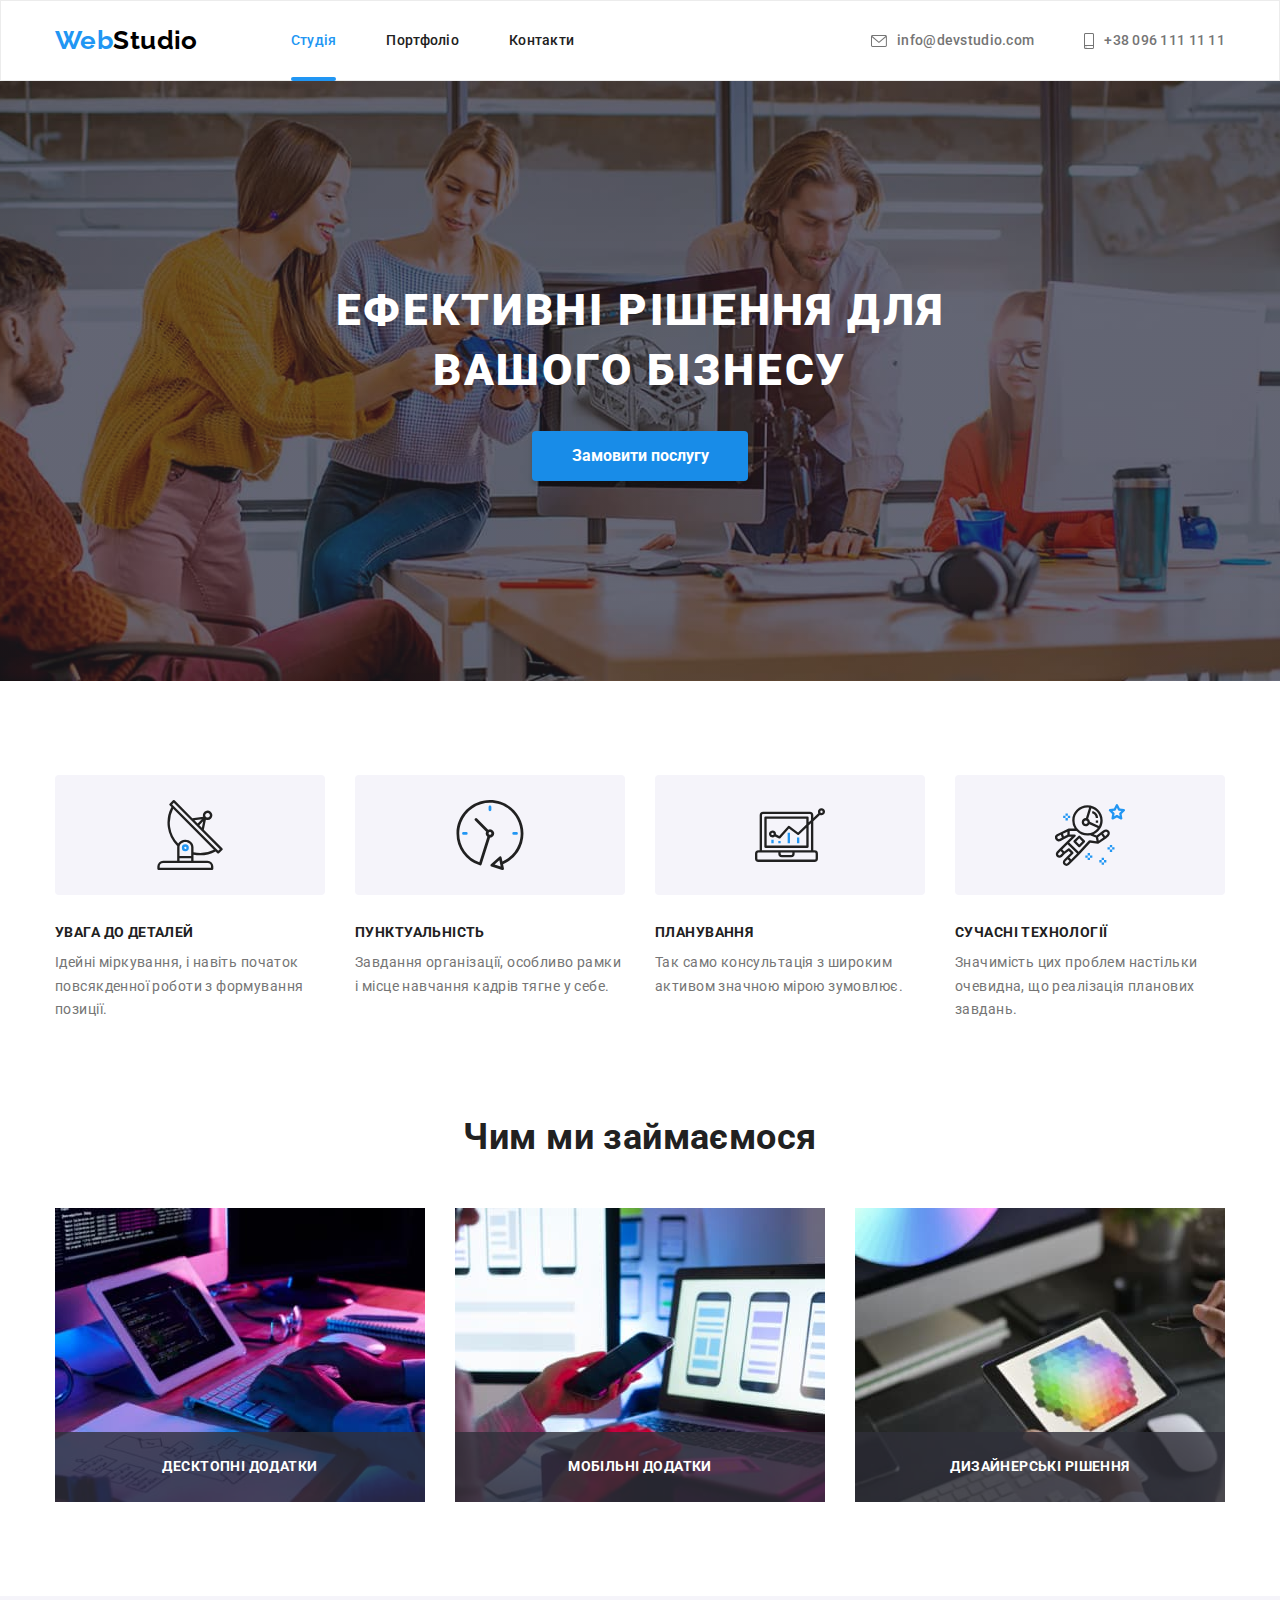
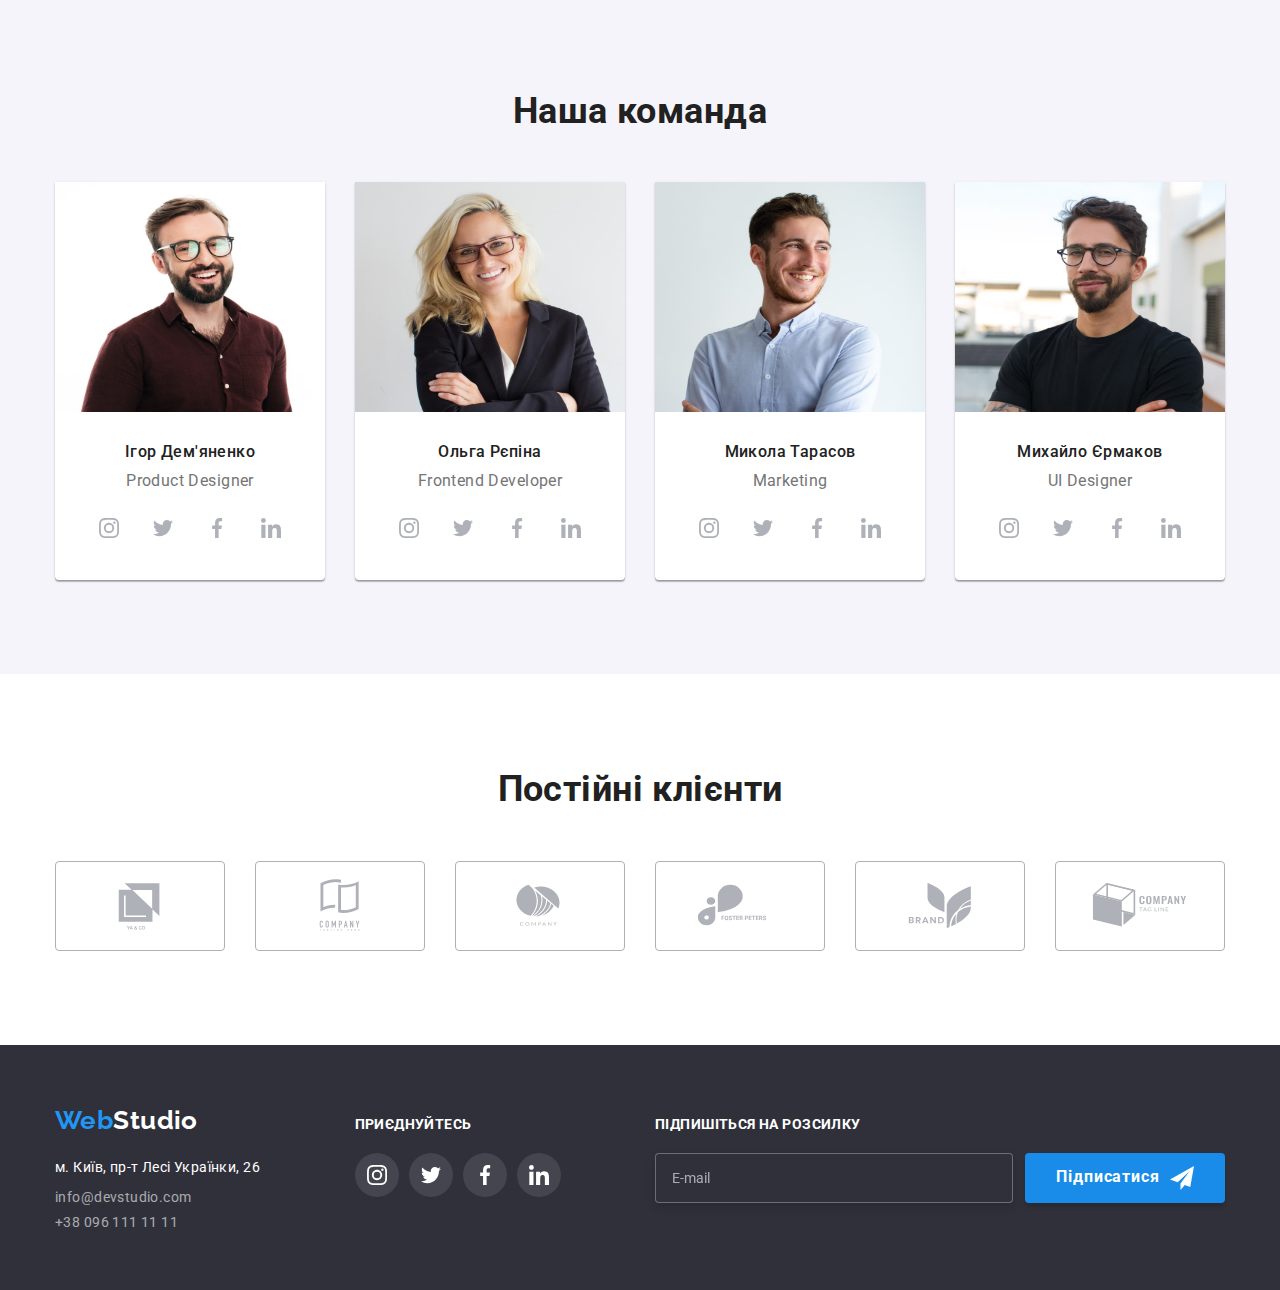
<file: index.html>
<!DOCTYPE html>
<html lang="uk">
  <head>
    <meta charset="UTF-8" />
    <meta http-equiv="X-UA-Compatible" content="IE=edge" />
    <meta name="viewport" content="width=device-width, initial-scale=1.0" />
    <title>Вебстудія</title>
    <link rel="preconnect" href="https://fonts.googleapis.com" />
    <link rel="preconnect" href="https://fonts.gstatic.com" crossorigin />
    <link
      href="https://fonts.googleapis.com/css2?family=Raleway:wght@700&family=Roboto:wght@400;500;700;900&display=swap"
      rel="stylesheet"
    />
    <link
      rel="stylesheet"
      href="https://cdn.jsdelivr.net/npm/modern-normalize@1.1.0/modern-normalize.min.css"
    />
    <link rel="stylesheet" href="./css/styles.css" />
  </head>
  <body>
    <header class="page-header">
      <div class="container top-page">
        <nav class="page-navigation">
          <a href="./index.html" class="logo">
            <span class="logo-accent-color">Web</span
            ><span class="logo-color">Studio</span>
          </a>
          <ul class="site-nav list">
            <li class="site-nav-item">
              <a href="#" class="link current">Студія</a>
            </li>
            <li class="site-nav-item">
              <a href="./portfolio.html" class="link">Портфоліо</a>
            </li>
            <li class="site-nav-item"><a href="#" class="link">Контакти</a></li>
          </ul>
        </nav>
        <ul class="auth-nav list">
          <li class="auth-nav-item">
            <a class="auth-nav-link link" href="mailto:info@devstudio.com"
              ><svg class="auth-mail-icon">
                <use href="./images/sprite.svg#icon-envelope"></use>
              </svg>
              info@devstudio.com</a
            >
          </li>
          <li class="auth-nav-item">
            <a class="auth-nav-link link" href="tel:+380961111111"
              ><svg class="auth-phone-icon">
                <use href="./images/sprite.svg#icon-smartphone"></use>
              </svg>
              +38 096 111 11 11</a
            >
          </li>
        </ul>
      </div>
    </header>
    <main>
      <!-- Герой -->
      <section class="hero section">
        <div class="container">
          <h1 class="hero-title">Ефективні рішення для вашого бізнесу</h1>
          <button data-modal-open type="button" class="button primary">
            Замовити послугу
          </button>
        </div>
      </section>
      <!-- Особливості -->

      <section class="features section">
        <div class="container">
          <h2 class="visually-hidden">Наші переваги</h2>
          <ul class="features-list list">
            <li class="features-card">
              <div class="features-icon-box">
                <svg lang="en" aria-label="antenna-icon" class="features-icon">
                  <use href="./images/sprite.svg#icon-antenna"></use>
                </svg>
              </div>
              <h3 class="features-title">УВАГА ДО ДЕТАЛЕЙ</h3>
              <p class="features-text">
                Ідейні міркування, і навіть початок повсякденної роботи з
                формування позиції.
              </p>
            </li>
            <li class="features-card">
              <div class="features-icon-box">
                <svg lang="en" aria-label="clock-icon" class="features-icon">
                  <use href="./images/sprite.svg#icon-clock"></use>
                </svg>
              </div>
              <h3 class="features-title">ПУНКТУАЛЬНІСТЬ</h3>
              <p class="features-text">
                Завдання організації, особливо рамки і місце навчання кадрів
                тягне у себе.
              </p>
            </li>
            <li class="features-card">
              <div class="features-icon-box">
                <svg lang="en" aria-label="diagram-icon" class="features-icon">
                  <use href="./images/sprite.svg#icon-diagram"></use>
                </svg>
              </div>
              <h3 class="features-title">ПЛАНУВАННЯ</h3>
              <p class="features-text">
                Так само консультація з широким активом значною мірою зумовлює.
              </p>
            </li>
            <li class="features-card">
              <div class="features-icon-box">
                <svg
                  lang="en"
                  aria-label="astronaut-icon"
                  class="features-icon"
                >
                  <use href="./images/sprite.svg#icon-astronaut"></use>
                </svg>
              </div>
              <h3 class="features-title">СУЧАСНІ ТЕХНОЛОГІЇ</h3>
              <p class="features-text">
                Значимість цих проблем настільки очевидна, що реалізація
                планових завдань.
              </p>
            </li>
          </ul>
        </div>
      </section>
      <!-- Сфера діяльності -->
      <section class="work section">
        <div class="container">
          <h2 class="our-work-title">Чим ми займаємося</h2>
          <ul class="our-work list">
            <li class="our-work-card">
              <div class="our-work-card-wrapper">
                <img
                  src="./images/box1.jpg"
                  alt="Створення макету сайта"
                  width="370"
                  height="294"
                />
                <p class="card-overlay">Десктопні додатки</p>
              </div>
            </li>
            <li class="our-work-card">
              <div class="our-work-card-wrapper">
                <img
                  src="./images/box2.jpg"
                  alt="Тестування мобільної версії"
                  width="370"
                  height="294"
                />
                <p class="card-overlay">Мобільні додатки</p>
              </div>
            </li>
            <li class="our-work-card">
              <div class="our-work-card-wrapper">
                <img
                  src="./images/box3.jpg"
                  alt="Обрання кольору"
                  width="370"
                  height="294"
                />
                <p class="card-overlay">Дизайнерські рішення</p>
              </div>
            </li>
          </ul>
        </div>
      </section>
      <!-- Наша команда -->
      <section class="team section">
        <div class="container">
          <h2 class="our-team-title">Наша команда</h2>
          <ul class="our-team list">
            <li class="our-team-card">
              <img
                class="team-photo"
                src="./images/ihor_demyanenko.jpg"
                alt="Ігор Дем'яненко дизайнер продукту"
                width="270"
                height="260"
              />
              <h3 class="team-title staff">Ігор Дем'яненко</h3>
              <p class="team-text staff">Product Designer</p>
              <ul class="social-list list">
                <li class="social-list-item">
                  <a href="" class="social-list-link">
                    <svg
                      lang="en"
                      aria-label="instagram-icon"
                      class="social-list-icon"
                    >
                      <use href="./images/sprite.svg#icon-instagram"></use>
                    </svg>
                  </a>
                </li>
                <li class="social-list-item">
                  <a href="" class="social-list-link">
                    <svg
                      lang="en"
                      aria-label="twitter-icon"
                      class="social-list-icon"
                    >
                      <use href="./images/sprite.svg#icon-twitter"></use>
                    </svg>
                  </a>
                </li>
                <li class="social-list-item">
                  <a href="" class="social-list-link">
                    <svg
                      lang="en"
                      aria-label="facebook-icon"
                      class="social-list-icon"
                    >
                      <use href="./images/sprite.svg#icon-facebook"></use>
                    </svg>
                  </a>
                </li>
                <li class="social-list-item">
                  <a href="" class="social-list-link">
                    <svg
                      lang="en"
                      aria-label="linkedin-icon"
                      class="social-list-icon"
                    >
                      <use href="./images/sprite.svg#icon-linkedin"></use>
                    </svg>
                  </a>
                </li>
              </ul>
            </li>
            <li class="our-team-card">
              <img
                class="team-photo"
                src="./images/olha_repina.jpg"
                alt="Ольга Рєпіна розробник інтерфейсу"
                width="270"
                height="260"
              />
              <h3 class="team-title staff">Ольга Рєпіна</h3>
              <p class="team-text staff">Frontend Developer</p>
              <ul class="social-list list">
                <li class="social-list-item">
                  <a href="" class="social-list-link">
                    <svg
                      lang="en"
                      aria-label="instagram-icon"
                      class="social-list-icon"
                    >
                      <use href="./images/sprite.svg#icon-instagram"></use>
                    </svg>
                  </a>
                </li>
                <li class="social-list-item">
                  <a href="" class="social-list-link">
                    <svg
                      lang="en"
                      aria-label="twitter-icon"
                      class="social-list-icon"
                    >
                      <use href="./images/sprite.svg#icon-twitter"></use>
                    </svg>
                  </a>
                </li>
                <li class="social-list-item">
                  <a href="" class="social-list-link">
                    <svg
                      lang="en"
                      aria-label="facebook-icon"
                      class="social-list-icon"
                    >
                      <use href="./images/sprite.svg#icon-facebook"></use>
                    </svg>
                  </a>
                </li>
                <li class="social-list-item">
                  <a href="" class="social-list-link">
                    <svg
                      lang="en"
                      aria-label="linkedin-icon"
                      class="social-list-icon"
                    >
                      <use href="./images/sprite.svg#icon-linkedin"></use>
                    </svg>
                  </a>
                </li>
              </ul>
            </li>
            <li class="our-team-card">
              <img
                class="team-photo"
                src="./images/mikola_tarasov.jpg"
                alt="Микола Тарасов маркетолог"
                width="270"
                height="260"
              />
              <h3 class="team-title staff">Микола Тарасов</h3>
              <p class="team-text staff">Marketing</p>
              <ul class="social-list list">
                <li class="social-list-item">
                  <a href="" class="social-list-link">
                    <svg
                      lang="en"
                      aria-label="instagram-icon"
                      class="social-list-icon"
                    >
                      <use href="./images/sprite.svg#icon-instagram"></use>
                    </svg>
                  </a>
                </li>
                <li class="social-list-item">
                  <a href="" class="social-list-link">
                    <svg
                      lang="en"
                      aria-label="twitter-icon"
                      class="social-list-icon"
                    >
                      <use href="./images/sprite.svg#icon-twitter"></use>
                    </svg>
                  </a>
                </li>
                <li class="social-list-item">
                  <a href="" class="social-list-link">
                    <svg
                      lang="en"
                      aria-label="facebook-icon"
                      class="social-list-icon"
                    >
                      <use href="./images/sprite.svg#icon-facebook"></use>
                    </svg>
                  </a>
                </li>
                <li class="social-list-item">
                  <a href="" class="social-list-link">
                    <svg
                      lang="en"
                      aria-label="linkedin-icon"
                      class="social-list-icon"
                    >
                      <use href="./images/sprite.svg#icon-linkedin"></use>
                    </svg>
                  </a>
                </li>
              </ul>
            </li>
            <li class="our-team-card">
              <img
                class="team-photo"
                src="./images/mihailo_yermakov.jpg"
                alt="Михайло Єрмаков дизайнер інтерфейсу користувача"
                width="270"
                height="260"
              />
              <h3 class="team-title staff">Михайло Єрмаков</h3>
              <p class="team-text staff">UI Designer</p>
              <ul class="social-list list">
                <li class="social-list-item">
                  <a href="" class="social-list-link">
                    <svg
                      lang="en"
                      aria-label="instagram-icon"
                      class="social-list-icon"
                    >
                      <use href="./images/sprite.svg#icon-instagram"></use>
                    </svg>
                  </a>
                </li>
                <li class="social-list-item">
                  <a href="" class="social-list-link">
                    <svg
                      lang="en"
                      aria-label="twitter-icon"
                      class="social-list-icon"
                    >
                      <use href="./images/sprite.svg#icon-twitter"></use>
                    </svg>
                  </a>
                </li>
                <li class="social-list-item">
                  <a href="" class="social-list-link">
                    <svg
                      lang="en"
                      aria-label="facebook-icon"
                      class="social-list-icon"
                    >
                      <use href="./images/sprite.svg#icon-facebook"></use>
                    </svg>
                  </a>
                </li>
                <li class="social-list-item">
                  <a href="" class="social-list-link">
                    <svg
                      lang="en"
                      aria-label="linkedin-icon"
                      class="social-list-icon"
                    >
                      <use href="./images/sprite.svg#icon-linkedin"></use>
                    </svg>
                  </a>
                </li>
              </ul>
            </li>
          </ul>
        </div>
      </section>
    </main>
    <!--Постійні клієнти-->
    <section class="clients section">
      <div class="container">
        <h2 class="our-clients-title">Постійні клієнти</h2>
        <ul class="clients-list list">
          <li class="clients-list-item">
            <a href="" class="clients-list-link">
              <svg
                lang="en"
                aria-label="first-company"
                class="clients-list-icon"
              >
                <use href="./images/sprite.svg#icon-Logo-1"></use>
              </svg>
            </a>
          </li>
          <li class="clients-list-item">
            <a href="" class="clients-list-link">
              <svg
                lang="en"
                aria-label="second-company"
                class="clients-list-icon"
              >
                <use href="./images/sprite.svg#icon-Logo-2"></use>
              </svg>
            </a>
          </li>
          <li class="clients-list-item">
            <a href="" class="clients-list-link">
              <svg
                lang="en"
                aria-label="third-company"
                class="clients-list-icon"
              >
                <use href="./images/sprite.svg#icon-Logo-3"></use>
              </svg>
            </a>
          </li>
          <li class="clients-list-item">
            <a href="" class="clients-list-link">
              <svg
                lang="en"
                aria-label="fourth-company"
                class="clients-list-icon"
              >
                <use href="./images/sprite.svg#icon-Logo-4"></use>
              </svg>
            </a>
          </li>
          <li class="clients-list-item">
            <a href="" class="clients-list-link">
              <svg
                lang="en"
                aria-label="fifth-company"
                class="clients-list-icon"
              >
                <use href="./images/sprite.svg#icon-Logo-5"></use>
              </svg>
            </a>
          </li>
          <li class="clients-list-item">
            <a href="" class="clients-list-link">
              <svg
                lang="en"
                aria-label="sixth-company"
                class="clients-list-icon"
              >
                <use href="./images/sprite.svg#icon-Logo-6"></use>
              </svg>
            </a>
          </li>
        </ul>
      </div>
    </section>
    <!-- Підвал -->
    <footer class="footer">
      <div class="bottom-info container">
        <div>
          <a href="./index.html" class="logo bottom"
            ><span class="logo-accent-color">Web</span
            ><span class="logo-white">Studio</span>
          </a>
          <address>
            <ul class="address list">
              <li>
                <a href="" class="address-text link"
                  >м. Київ, пр-т Лесі Українки, 26</a
                >
              </li>
              <li>
                <a href="mailto:info@devstudio.com" class="address-text color"
                  >info@devstudio.com</a
                >
              </li>
              <li>
                <a href="tel:+380961111111" class="address-text color"
                  >+38 096 111 11 11</a
                >
              </li>
            </ul>
          </address>
        </div>
        <div class="bottom-social-info">
          <h2 class="bottom-title">приєднуйтесь</h2>
          <ul class="bottom-social-list list">
            <li class="bottom-social-list-item">
              <a href="" class="bottom-social-list-link">
                <svg
                  lang="en"
                  aria-label="instagram-icon"
                  class="bottom-social-list-icon"
                >
                  <use href="./images/sprite.svg#icon-instagram"></use>
                </svg>
              </a>
            </li>
            <li class="bottom-social-list-item">
              <a href="" class="bottom-social-list-link">
                <svg
                  lang="en"
                  aria-label="twitter-icon"
                  class="bottom-social-list-icon"
                >
                  <use href="./images/sprite.svg#icon-twitter"></use>
                </svg>
              </a>
            </li>
            <li class="bottom-social-list-item">
              <a href="" class="bottom-social-list-link">
                <svg
                  lang="en"
                  aria-label="facebook-icon"
                  class="bottom-social-list-icon"
                >
                  <use href="./images/sprite.svg#icon-facebook"></use>
                </svg>
              </a>
            </li>
            <li class="bottom-social-list-item">
              <a href="" class="bottom-social-list-link">
                <svg
                  lang="en"
                  aria-label="linkedin-icon"
                  class="bottom-social-list-icon"
                >
                  <use href="./images/sprite.svg#icon-linkedin"></use>
                </svg>
              </a>
            </li>
          </ul>
        </div>
        <form action="bottom-subscribe-form">
        <p class="bottom-form-text">Підпишіться на розсилку</p>
        <div class="bottom-form">
          <label class="bottom-form-field">
            <div class="bottom-form-input-wrapper">
              <input
                type="email"
                class="bottom-form-input"
                required
                placeholder="E-mail"
                name="user_email"
              />
              <button type="submit" class="bottom-form-submit">
                Підписатися
                <svg class="bottom-form-icon">
                  <use href="./images/sprite.svg#icon-send"></use>
                </svg>
              </button>
            </div>
          </label>
        </div>
      </form>
      </div>
    </footer>
    <div data-modal class="backdrop is-hidden">
      <div class="modal">
        <button data-modal-close type="button" class="modal-close-btn">
          <svg class="modal-close-icon" width="18" height="18">
            <use href="./images/sprite.svg#icon-close"></use>
          </svg>
        </button>
        <p class="modal-form-title">Залиште свої дані, ми вам передзвонимо</p>
        <form class="modal-form">
          <label class="modal-form-field">
            <span class="modal-form-field-info">Ім'я</span>
            <span class="modal-form-input-wrapper">
              <input
                type="text"
                class="modal-form-input"
                required
                pattern="[a-zA-Zа-яА-ЯїЇіІ]+"
                name="user_name"
              />
              <svg lang="en" aria-label="person-icon" class="modal-form-icon">
                <use href="./images/sprite.svg#icon-person-black"></use>
              </svg>
            </span>
          </label>
          <label class="modal-form-field">
            <span class="modal-form-field-info">Телефон</span>
            <span class="modal-form-input-wrapper">
              <input
                type="tel"
                class="modal-form-input"
                required
                pattern="[0-9]{3}-[0-9]{3}-[0-9]{2}-[0-9]{3}"
                title="xxx-xxx-xx-xxx"
                name="user_phone"
              />
              <svg lang="en" aria-label="phone-icon" class="modal-form-icon">
                <use href="./images/sprite.svg#icon-phone-black"></use>
              </svg>
            </span>
          </label>
          <label class="modal-form-field">
            <span class="modal-form-field-info">Пошта</span>
            <span class="modal-form-input-wrapper">
              <input
                type="email"
                class="modal-form-input"
                required
                name="user_email"
              />
              <svg lang="en" aria-label="email-icon" class="modal-form-icon">
                <use href="./images/sprite.svg#icon-email-black"></use>
              </svg>
            </span>
          </label>
          <label class="modal-form-info-field">
            <span class="modal-form-field-info">Коментар</span>
            <textarea
              name="user-message"
              class="modal-form-message"
              placeholder="Введіть текст"
            ></textarea>
          </label>
          <label class="modal-form-check-field">
            <input
              type="checkbox"
              class="modal-form-check"
              name="user_policy"
              required
            />
            <svg
              lang="en"
              aria-label="check-icon"
              class="modal-form-own-checkbox"
            >
              <use
                class="modal-form-checkbox-icon"
                href="./images/sprite.svg#icon-check"
              ></use>
            </svg>
            <span class="modal-form-agreement-text"
              >Погоджуюся з розсилкою та приймаю</span
            >
            &nbsp;<a href="#" class="modal-form-agreement-link"
              >Умови договору</a
            >
          </label>
          <button type="submit" class="modal-form-submit">Відправити</button>
        </form>
      </div>
    </div>
    <script src="./js/modal.js"></script>
  </body>
</html>
</file>
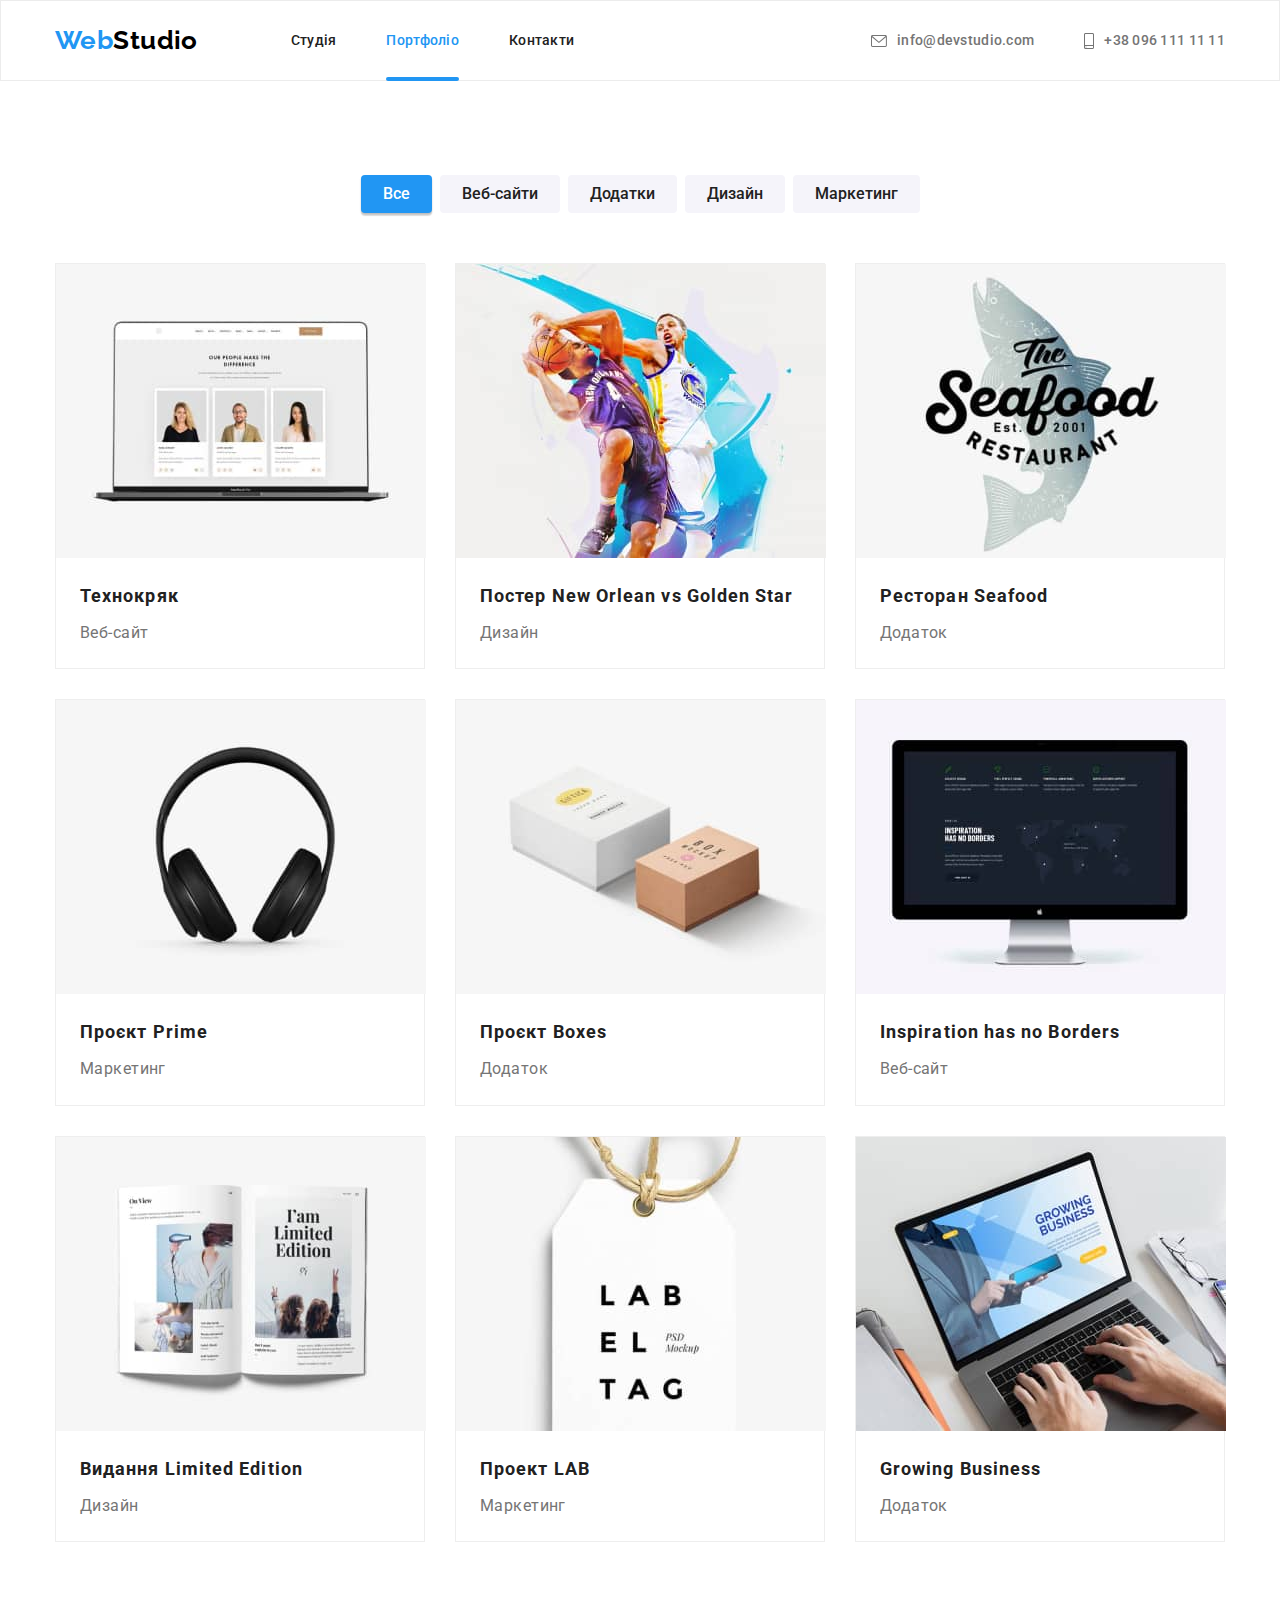
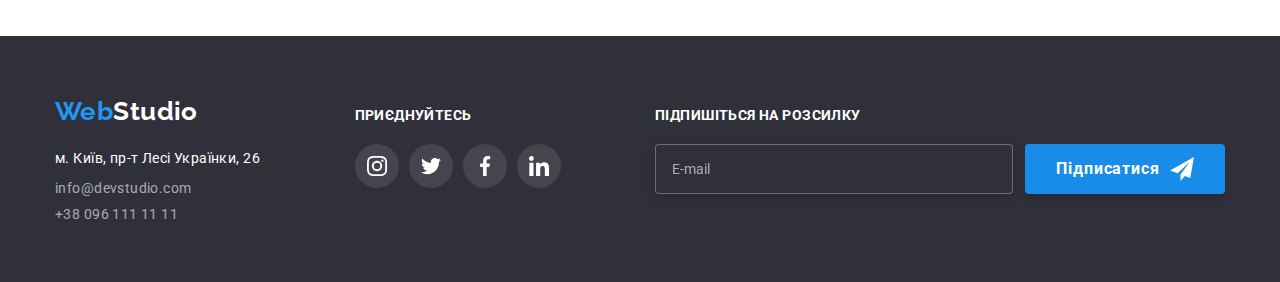
<file: portfolio.html>
<!DOCTYPE html>
<html lang="uk">
  <head>
    <meta charset="UTF-8" />
    <meta http-equiv="X-UA-Compatible" content="IE=edge" />
    <meta name="viewport" content="width=device-width, initial-scale=1.0" />
    <title>Портфоліо</title>
    <link rel="preconnect" href="https://fonts.googleapis.com" />
    <link rel="preconnect" href="https://fonts.gstatic.com" crossorigin />
    <link
      href="https://fonts.googleapis.com/css2?family=Raleway:wght@700&family=Roboto:wght@400;500;700;900&display=swap"
      rel="stylesheet"
    />
    <link
      rel="stylesheet"
      href="https://cdn.jsdelivr.net/npm/modern-normalize@1.1.0/modern-normalize.min.css"
    />
    <link rel="stylesheet" href="./css/styles.css" />
  </head>
  <body>
    <header class="page-header">
      <div class="container top-page">
        <nav class="page-navigation">
          <a href="./index.html" class="logo">
            <span class="logo-accent-color">Web</span
            ><span class="logo-color">Studio</span>
          </a>
          <ul class="site-nav list">
            <li class="site-nav-item">
              <a href="./index.html" class="link">Студія</a>
            </li>
            <li class="site-nav-item">
              <a href="./portfolio.html" class="link current">Портфоліо</a>
            </li>
            <li class="site-nav-item"><a href="#" class="link">Контакти</a></li>
          </ul>
        </nav>
        <ul class="auth-nav list">
          <li class="auth-nav-item">
            <a class="auth-nav-link link" href="mailto:info@devstudio.com"
              ><svg class="auth-mail-icon">
                <use href="./images/sprite.svg#icon-envelope"></use>
              </svg>
              info@devstudio.com</a
            >
          </li>
          <li class="auth-nav-item">
            <a class="auth-nav-link link" href="tel:+380961111111"
              ><svg class="auth-phone-icon">
                <use href="./images/sprite.svg#icon-smartphone"></use>
              </svg>
              +38 096 111 11 11</a
            >
          </li>
        </ul>
      </div>
    </header>
    <main>
      <!-- Наші проекти -->
      <section class="section">
        <div class="container">
          <h1 class="section-title visually-hidden">Наші проекти</h1>
          <ul class="buttons list">
            <li>
              <button type="button" class="button secondary current">
                Все
              </button>
            </li>
            <li>
              <button type="button" class="button secondary">Веб-сайти</button>
            </li>
            <li>
              <button type="button" class="button secondary">Додатки</button>
            </li>
            <li>
              <button type="button" class="button secondary">Дизайн</button>
            </li>
            <li>
              <button type="button" class="button secondary">Маркетинг</button>
            </li>
          </ul>
          <ul class="our-portfolio list">
            <li class="portfolio-card">
              <a href="" class="portfolio-card-info link">
                <div class="portfolio-list-img-wrapper">
                  <img
                    class="portfolio-photo"
                    src="./images/portfolio/website-technokryak-img.jpg"
                    alt="веб-сфйт Технокряк"
                    width="370"
                    height="294"
                  />
                  <p class="overlay">
                    Ресурс пропонує комплексні пропозиції з різним рівнем
                    функціоналу та сервісів. Все це дозволить відвідувачу
                    отримати вичерпні відомості про компанію чи приватну особу.
                  </p>
                </div>

                <div class="portfolio-info">
                  <h2 class="portfolio-title">Технокряк</h2>
                  <p class="portfolio-text">Веб-сайт</p>
                </div></a
              >
            </li>
            <li class="portfolio-card">
              <a href="" class="portfolio-card-info link">
                <div class="portfolio-list-img-wrapper">
                  <img
                    class="portfolio-photo"
                    src="./images/portfolio/poster-design-img.jpg"
                    alt="дизайн Постер New Orlean vs Golden Star"
                    width="370"
                    height="294"
                  />
                  <p class="overlay">
                    Ресурс пропонує комплексні пропозиції з різним рівнем
                    функціоналу та сервісів. Все це дозволить відвідувачу
                    отримати вичерпні відомості про компанію чи приватну особу.
                  </p>
                </div>

                <div class="portfolio-info">
                  <h2 class="portfolio-title">
                    Постер New Orlean vs Golden Star
                  </h2>
                  <p class="portfolio-text">Дизайн</p>
                </div></a
              >
            </li>
            <li class="portfolio-card">
              <a href="" class="portfolio-card-info link">
                <div class="portfolio-list-img-wrapper">
                  <img
                    class="portfolio-photo"
                    src="./images/portfolio/application-seafood-img.jpg"
                    alt="додаток Ресторан Seafood"
                    width="370"
                    height="294"
                  />
                  <p class="overlay">
                    Ресурс пропонує комплексні пропозиції з різним рівнем
                    функціоналу та сервісів. Все це дозволить відвідувачу
                    отримати вичерпні відомості про компанію чи приватну особу.
                  </p>
                </div>
                <div class="portfolio-info">
                  <h2 class="portfolio-title">Ресторан Seafood</h2>
                  <p class="portfolio-text">Додаток</p>
                </div></a
              >
            </li>
            <li class="portfolio-card">
              <a href="" class="portfolio-card-info link">
                <div class="portfolio-list-img-wrapper">
                  <img
                    class="portfolio-photo"
                    src="./images/portfolio/marketing-prime-img.jpg"
                    alt="маркетинг Проєкт Prime"
                    width="370"
                    height="294"
                  />
                  <p class="overlay">
                    Ресурс пропонує комплексні пропозиції з різним рівнем
                    функціоналу та сервісів. Все це дозволить відвідувачу
                    отримати вичерпні відомості про компанію чи приватну особу.
                  </p>
                </div>
                <div class="portfolio-info">
                  <h2 class="portfolio-title">Проєкт Prime</h2>
                  <p class="portfolio-text">Маркетинг</p>
                </div></a
              >
            </li>
            <li class="portfolio-card">
              <a href="" class="portfolio-card-info link">
                <div class="portfolio-list-img-wrapper">
                  <img
                    class="portfolio-photo"
                    src="./images/portfolio/application-boxes-img.jpg"
                    alt="додаток Проєкт Boxes"
                    width="370"
                    height="294"
                  />
                  <p class="overlay">
                    Ресурс пропонує комплексні пропозиції з різним рівнем
                    функціоналу та сервісів. Все це дозволить відвідувачу
                    отримати вичерпні відомості про компанію чи приватну особу.
                  </p>
                </div>
                <div class="portfolio-info">
                  <h2 class="portfolio-title">Проєкт Boxes</h2>
                  <p class="portfolio-text">Додаток</p>
                </div></a
              >
            </li>
            <li class="portfolio-card">
              <a href="" class="portfolio-card-info link">
                <div class="portfolio-list-img-wrapper">
                  <img
                    class="portfolio-photo"
                    src="./images/portfolio/website-inspiration-img.jpg"
                    alt="веб-сайт Inspiration has no Borders"
                    width="370"
                    height="294"
                  />
                  <p class="overlay">
                    Ресурс пропонує комплексні пропозиції з різним рівнем
                    функціоналу та сервісів. Все це дозволить відвідувачу
                    отримати вичерпні відомості про компанію чи приватну особу.
                  </p>
                </div>
                <div class="portfolio-info">
                  <h2 class="portfolio-title">Inspiration has no Borders</h2>
                  <p class="portfolio-text">Веб-сайт</p>
                </div></a
              >
            </li>
            <li class="portfolio-card">
              <a href="" class="portfolio-card-info link">
                <div class="portfolio-list-img-wrapper">
                  <img
                    class="portfolio-photo"
                    src="./images/portfolio/design-limited-img.jpg"
                    alt="дизайн Видання Limited Edition"
                    width="370"
                    height="294"
                  />
                  <p class="overlay">
                    Ресурс пропонує комплексні пропозиції з різним рівнем
                    функціоналу та сервісів. Все це дозволить відвідувачу
                    отримати вичерпні відомості про компанію чи приватну особу.
                  </p>
                </div>
                <div class="portfolio-info">
                  <h2 class="portfolio-title">Видання Limited Edition</h2>
                  <p class="portfolio-text">Дизайн</p>
                </div></a
              >
            </li>
            <li class="portfolio-card">
              <a href="" class="portfolio-card-info link">
                <div class="portfolio-list-img-wrapper">
                  <img
                    class="portfolio-photo"
                    src="./images/portfolio/marketing-lab-img.jpg"
                    alt="маркетинг Проект LAB"
                    width="370"
                    height="294"
                  />
                  <p class="overlay">
                    Ресурс пропонує комплексні пропозиції з різним рівнем
                    функціоналу та сервісів. Все це дозволить відвідувачу
                    отримати вичерпні відомості про компанію чи приватну особу.
                  </p>
                </div>
                <div class="portfolio-info">
                  <h2 class="portfolio-title">Проект LAB</h2>
                  <p class="portfolio-text">Маркетинг</p>
                </div></a
              >
            </li>
            <li class="portfolio-card">
              <a href="" class="portfolio-card-info link">
                <div class="portfolio-list-img-wrapper">
                  <img
                    class="portfolio-photo"
                    src="./images/portfolio/application-growing-business-img.jpg"
                    alt="додаток Growing Business"
                    width="370"
                    height="294"
                  />
                  <p class="overlay">
                    Ресурс пропонує комплексні пропозиції з різним рівнем
                    функціоналу та сервісів. Все це дозволить відвідувачу
                    отримати вичерпні відомості про компанію чи приватну особу.
                  </p>
                </div>
                <div class="portfolio-info">
                  <h2 class="portfolio-title">Growing Business</h2>
                  <p class="portfolio-text">Додаток</p>
                </div></a
              >
            </li>
          </ul>
        </div>
      </section>
    </main>
    <!-- Підвал -->
       <footer class="footer">
      <div class="bottom-info container">
        <div>
          <a href="./index.html" class="logo bottom"
            ><span class="logo-accent-color">Web</span
            ><span class="logo-white">Studio</span>
          </a>
          <address>
            <ul class="address list">
              <li>
                <a href="" class="address-text link"
                  >м. Київ, пр-т Лесі Українки, 26</a
                >
              </li>
              <li>
                <a href="mailto:info@devstudio.com" class="address-text color"
                  >info@devstudio.com</a
                >
              </li>
              <li>
                <a href="tel:+380961111111" class="address-text color"
                  >+38 096 111 11 11</a
                >
              </li>
            </ul>
          </address>
        </div>
        <div class="bottom-social-info">
          <h2 class="bottom-title">приєднуйтесь</h2>
          <ul class="bottom-social-list list">
            <li class="bottom-social-list-item">
              <a href="" class="bottom-social-list-link">
                <svg
                  lang="en"
                  aria-label="instagram-icon"
                  class="bottom-social-list-icon"
                >
                  <use href="./images/sprite.svg#icon-instagram"></use>
                </svg>
              </a>
            </li>
            <li class="bottom-social-list-item">
              <a href="" class="bottom-social-list-link">
                <svg
                  lang="en"
                  aria-label="twitter-icon"
                  class="bottom-social-list-icon"
                >
                  <use href="./images/sprite.svg#icon-twitter"></use>
                </svg>
              </a>
            </li>
            <li class="bottom-social-list-item">
              <a href="" class="bottom-social-list-link">
                <svg
                  lang="en"
                  aria-label="facebook-icon"
                  class="bottom-social-list-icon"
                >
                  <use href="./images/sprite.svg#icon-facebook"></use>
                </svg>
              </a>
            </li>
            <li class="bottom-social-list-item">
              <a href="" class="bottom-social-list-link">
                <svg
                  lang="en"
                  aria-label="linkedin-icon"
                  class="bottom-social-list-icon"
                >
                  <use href="./images/sprite.svg#icon-linkedin"></use>
                </svg>
              </a>
            </li>
          </ul>
        </div>
        <div class="bottom-form">
          <p class="bottom-form-text">Підпишіться на розсилку</p>
          <label class="bottom-form-field">
            <div class="bottom-form-input-wrapper">
              <input
                type="email"
                class="bottom-form-input"
                required
                placeholder="E-mail"
                name="user_email"
              />
              <button type="submit" class="bottom-form-submit">
                Підписатися
                <svg class="bottom-form-icon">
                  <use href="./images/sprite.svg#icon-send"></use>
                </svg>
              </button>
            </div>
          </label>
        </div>
      </div>
    </footer>
  </body>
</html>
</file>
<file: css/styles.css>
/* колір логотипа #000000 */
/* колір загаловків #212121 */
/* основний колір тексту #757575 */
/* вторичний колір тексту #FFFFFF */
/* аккцент #2196F3 */
/* колір кнопки #188CE8 */
/* основний колір фону #F5F5F5 */
/* вторичний колір фону #FFFFFF */
/* додатковий колір фону #F5F4FA */
/* додатковий колір адреси rgba(255, 255, 255, 0.6) */
:root {
  --primary-background-color: #f5f5f5;
  --secondary-background-color: #2f303a;
  --additional-background-color: #f5f4fa;
  --title-text-color: #212121;
  --primary-text-color: #757575;
  --secondary-text-color: #ffffff;
  --accent-color: #2196f3;
  --button-color: #188ce8;
  --additional-address-color: rgba(255, 255, 255, 0.6);
  --transition-dur-and-func: 250ms cubic-bezier(0.4, 0, 0.2, 1);
  --social-icons-color: #afb1b8;
}
h1,
h2,
h3,
h4,
p {
  margin-top: 0;
  margin-bottom: 0;
}

ul,
ol {
  margin-top: 0;
  margin-bottom: 0;
  padding-left: 0;
}
body {
  font-family: "Roboto", sans-serif;
  font-size: 14px;
  letter-spacing: 0.03em;

  color: var(--title-text-color);
  background-color: var(--secondary-text-color);
}
.list {
  list-style: none;
  font-style: normal;
}
.link {
  text-decoration: none;
}
.visually-hidden {
  position: absolute;
  white-space: nowrap;
  width: 1px;
  height: 1px;
  overflow: hidden;
  border: 0;
  padding: 0;
  clip: rect(0 0 0 0);
  clip-path: inset(50%);
  margin: -1px;
}

img {
  display: block;
}
.container {
  width: 1200px;
  margin-left: auto;
  margin-right: auto;
  padding-left: 15px;
  padding-right: 15px;
}
.button {
  font-weight: 700;
  font-size: 16px;
  line-height: 1.88;
  border-radius: 4px;
  cursor: pointer;

  color: var(--title-text-color);
  background-color: var(--additional-background-color);
}
.section {
  padding-top: 94px;
  padding-bottom: 94px;
}
/* =============COMPONENTS=================== */

/* =============HEADER======================= */
.page-header {
  padding-top: 24px;
  padding-bottom: 24px;
  border: 1px solid #ececec;
}
.top-page {
  display: flex;
  align-items: center;
  justify-content: space-between;
}
.page-navigation {
  display: flex;
  align-items: center;
}
.logo {
  margin-right: 93px;
  text-decoration: none;
  font-family: "Raleway", sans-serif;
  font-weight: 700;
  font-size: 26px;
  line-height: 1.2;
}
.logo-accent-color {
  color: var(--accent-color);
}
.logo-color {
  color: #000000;
}
.logo-white {
  color: var(--secondary-text-color);
}
.site-nav {
  display: flex;
  column-gap: 50px;
}
.site-nav .link {
  font-weight: 500;
  line-height: 1.14;
  letter-spacing: 0.02em;

  color: var(--title-text-color);
  transition: color var(--transition-dur-and-func);
}
.site-nav .link:hover,
.site-nav .link:focus {
  color: var(--accent-color);
}
.site-nav-item {
  position: relative;
}
.link.current::after {
  position: absolute;
  content: "";
  width: 100%;
  height: 4px;
  left: 0;
  bottom: -32px;
  background-color: var(--accent-color);
  border-radius: 2px;
}
.link.current {
  color: var(--accent-color);
}
.auth-nav {
  display: flex;
  column-gap: 50px;
}
.auth-nav-item {
  display: flex;
  align-items: center;
  justify-content: center;
}
.auth-mail-icon {
  width: 16px;
  height: 12px;
  margin-right: 10px;
}
.auth-phone-icon {
  width: 10px;
  height: 16px;
  margin-right: 10px;
}
.auth-nav-link {
  font-weight: 500;
  line-height: 1.14;
  letter-spacing: 0.02em;
  display: flex;
  align-items: center;

  color: var(--primary-text-color);
  fill: currentColor;
  transition: color var(--transition-dur-and-func);
}
.auth-nav-link:hover,
.auth-nav-link:focus {
  color: var(--accent-color);
}

/* =================/HEADER================== */
/* =================HERO==================== */
.hero {
  padding-top: 200px;
  padding-bottom: 200px;
  margin: 0 auto;

  text-align: center;
  max-width: 1600px;

  background-repeat: no-repeat;
  background-size: cover;
  background-position: center;
  background-image: linear-gradient(
      rgba(47, 48, 58, 0.4),
      rgba(47, 48, 58, 0.4)
    ),
    url("../images/bg-image.jpg");
  background-color: #c4c4c4;
}
.hero-title {
  margin-left: auto;
  margin-right: auto;
  width: 696px;
  margin-bottom: 30px;

  font-weight: 900;
  font-size: 44px;
  line-height: 1.36;
  letter-spacing: 0.06em;
  text-transform: uppercase;

  color: var(--secondary-text-color);
}
.button.primary {
  width: 216px;
  height: 50px;
  box-shadow: 0px 4px 4px rgba(0, 0, 0, 0.15);
  border-radius: 4px;
  border-color: transparent;

  color: var(--secondary-text-color);
  background-color: var(--button-color);
  transition: background-color var(--transition-dur-and-func);
}
.button.primary:hover,
.button.primary:focus {
  background-color: var(--accent-color);
}
/* ================/HERO======================= */
/* ================FEATURES=================== */
.features-list {
  display: flex;
  align-items: start;
  gap: 30px;
}
.features-card {
  flex-basis: calc((100%-90px) / 4);
}
.features-icon-box {
  display: flex;
  align-items: center;
  justify-content: center;
  margin-bottom: 30px;
  width: 270px;
  height: 120px;
  background-color: var(--additional-background-color);
  border-radius: 4px;
  border: none;
}
.features-icon {
  width: 70px;
  height: 70px;
}
.features-title {
  padding-bottom: 10px;
  text-transform: uppercase;
  font-size: 14px;
}
.features-title,
.work-title {
  line-height: 1.14;
}
.features-text,
.team-text,
.portfolio-text {
  color: var(--primary-text-color);
  line-height: 1.7;
}
/* ================/FEATURES=================== */
/* ================OUR WORK=================== */
.work {
  padding-top: 0;
}
.our-work {
  display: flex;
  flex-direction: row;
  gap: 30px;
}
.our-work-card-wrapper {
  position: relative;
}
.card-overlay {
  display: flex;
  align-items: center;
  justify-content: center;
  position: absolute;

  bottom: 0;
  left: 0;
  height: 70px;
  width: 100%;
  font-weight: 700;
  line-height: 1.14;
  text-transform: uppercase;

  color: var(--secondary-text-color);
  background: rgba(47, 48, 58, 0.8);
}
.our-work-card {
  flex-basis: calc((100%-60px) / 3);
}
.our-work-title,
.our-clients-title,
.our-team-title {
  margin-bottom: 50px;
  font-size: 36px;
  line-height: 1.17;
  text-align: center;
}
/* =================/OUR WORK=================== */
/* =================OUR TEAM=================== */
.our-team {
  display: flex;
  align-items: center;
  gap: 30px;
}
.our-team-card {
  background: var(--secondary-text-color);
  box-shadow: 0px 1px 3px rgba(0, 0, 0, 0.12), 0px 1px 1px rgba(0, 0, 0, 0.14),
    0px 2px 1px rgba(0, 0, 0, 0.2);
  border-radius: 0px 0px 4px 4px;
  flex-basis: calc((100%-90px) / 4);
}
.team-photo {
  padding-bottom: 30px;
}
.team-title.staff {
  margin-bottom: 10px;
  font-weight: 500;
  font-size: 16px;
  line-height: 1.19;
  text-align: center;
}
.team-text.staff {
  font-size: 16px;
  line-height: 1.19;
  text-align: center;
  padding-bottom: 16px;
}
.social-list {
  display: flex;
  justify-content: center;
  padding-bottom: 30px;
  column-gap: 10px;
}
.social-list-link {
  display: flex;
  align-items: center;
  justify-content: center;
  width: 44px;
  height: 44px;
  border-radius: 50%;
  background-color: var(--secondary-text-color);
  transition: background-color var(--transition-dur-and-func);
}
.social-list-link:hover,
.social-list-link:focus {
  background-color: var(--accent-color);
}
.social-list-icon {
  width: 20px;
  height: 20px;
  fill: var(--social-icons-color);
  transition: fill var(--transition-dur-and-func);
}
.social-list-link:hover .social-list-icon,
.social-list-link:focus .social-list-icon {
  fill: var(--secondary-text-color);
}
.team.section {
  background-color: var(--additional-background-color);
}
/* ==================/OUR TEAM=================== */
/* ==================OUR CLIENTS================= */
.clients-list {
  display: flex;
  justify-content: center;
  gap: 30px;
}
.clients-list-link {
  display: flex;
  align-items: center;
  justify-content: center;
  width: 170px;
  height: 90px;
  border: 1px solid var(--social-icons-color);
  border-radius: 4px;
  transition: border var(--transition-dur-and-func);
}
.clients-list-link:hover,
.clients-list-link:focus {
  border: 1px solid var(--accent-color);
}
.clients-list-icon {
  width: 106px;
  height: 60px;
  fill: var(--social-icons-color);
  transition: fill var(--transition-dur-and-func);
}
.clients-list-link:hover .clients-list-icon,
.clients-list-link:focus .clients-list-icon {
  fill: var(--accent-color);
}
/* ==================/OUR CLIENTS================ */
/* ==================PORTFOLIO================== */
.buttons {
  margin-bottom: 50px;
  display: flex;
  justify-content: center;
  gap: 8px;
}
.our-portfolio {
  display: flex;
  flex-wrap: wrap;
  align-items: center;
  gap: 30px;
}
.portfolio-info {
  padding: 20px 24px;
}
.portfolio-card {
  display: flex;
  border: 1px solid #eeeeee;
  width: calc((100% - 60px) / 3);
}
.portfolio-card-info {
  transition: box-shadow var(--transition-dur-and-func);
}
.portfolio-card-info:hover,
.portfolio-card-info:focus {
  box-shadow: 0px 1px 1px rgba(0, 0, 0, 0.12), 0px 4px 4px rgba(0, 0, 0, 0.06),
    1px 4px 6px rgba(0, 0, 0, 0.16);
}
.portfolio-list-img-wrapper {
  position: relative;
  overflow: hidden;
}
.overlay {
  position: absolute;
  top: 0;
  left: 0;
  width: 100%;
  height: 100%;
  padding: 64px 24px;

  font-size: 18px;
  line-height: 1.56;
  color: var(--secondary-text-color);
  background-color: rgba(33, 150, 243, 0.9);
  overflow: auto;
  transform: translateY(100%);
  transition: transform var(--transition-dur-and-func);
}
.portfolio-card-info:hover .overlay,
.portfolio-card-info:focus .overlay {
  transform: translateY(0%);
}
.portfolio-title {
  margin-bottom: 4px;
  font-size: 18px;
  line-height: 2;
  letter-spacing: 0.06em;
  color: var(--title-text-color);
}
.portfolio-text {
  font-size: 16px;
  line-height: 1.9;
}
.button.secondary {
  padding: 6px 22px;

  font-weight: 500;
  font-size: 16px;
  line-height: 1.62;
  border: none;
  border-radius: 4px;

  color: var(--title-text-color);
  background-color: var(--additional-background-color);
  transition: color var(--transition-dur-and-func),
    background-color var(--transition-dur-and-func),
    box-shadow var(--transition-dur-and-func);
}
.button.secondary:hover,
.button.secondary:focus {
  color: var(--secondary-text-color);
  background-color: var(--accent-color);
  box-shadow: 0px 3px 1px rgba(0, 0, 0, 0.1), 0px 1px 2px rgba(0, 0, 0, 0.08),
    0px 2px 2px rgba(0, 0, 0, 0.12);
}
.button.secondary.current {
  color: var(--secondary-text-color);
  background-color: var(--accent-color);
  box-shadow: 0px 3px 1px rgba(0, 0, 0, 0.1), 0px 1px 2px rgba(0, 0, 0, 0.08),
    0px 2px 2px rgba(0, 0, 0, 0.12);
}
/* ==================/PORTFOLIO================== */
/* ==================FOOTER===================== */
.logo.bottom {
  display: block;
  margin-right: 0;
  margin-bottom: 20px;
}
.footer {
  padding-top: 60px;
  padding-bottom: 60px;

  background-color: var(--secondary-background-color);
}
.address {
  display: flex;
  flex-direction: column;
  gap: 9px;
}
.address .link {
  color: var(--secondary-text-color);
}
.address-text.link {
  line-height: 1.71;
}
.address-text.color {
  line-height: 1.17;
  text-decoration: none;
  font-style: normal;

  color: var(--additional-address-color);
  transition: color var(--transition-dur-and-func);
}
.address-text.color:hover,
.address-text.color:focus {
  color: var(--accent-color);
}
.bottom-info {
  display: flex;
  align-items: baseline;
  justify-content: space-between;
}
.bottom-title {
  margin-bottom: 20px;
  font-size: 14px;
  line-height: 1.14;
  letter-spacing: 0.03em;
  text-transform: uppercase;

  color: var(--secondary-text-color);
}
.bottom-social-list {
  display: flex;
  justify-content: center;
  column-gap: 10px;
}
.bottom-social-list-link {
  display: flex;
  align-items: center;
  justify-content: center;
  width: 44px;
  height: 44px;
  border-radius: 50%;
  background-color: rgba(255, 255, 255, 0.1);
  transition: background-color var(--transition-dur-and-func);
}
.bottom-social-list-link:hover,
.bottom-social-list-link:focus {
  background-color: var(--accent-color);
}
.bottom-social-list-icon {
  width: 20px;
  height: 20px;
  fill: var(--secondary-text-color);
}
.bottom-form-text {
  font-weight: 700;
  line-height: 1.14;
  text-transform: uppercase;
  color: var(--secondary-text-color);
  margin-bottom: 20px;
}
.bottom-form-input-wrapper {
  display: flex;
  gap: 12px;
}
.bottom-form-input {
  width: 358px;
  height: 50px;
  padding-left: 16px;
  border: 1px solid rgba(255, 255, 255, 0.3);
  filter: drop-shadow(0px 4px 4px rgba(0, 0, 0, 0.15));
  border-radius: 4px;
  background-color: var(--secondary-background-color);
  color: var(--secondary-text-color);
  outline: none;
  transition: border-color var(--transition-dur-and-func);
}
.bottom-form-input:focus {
  border-color: var(--accent-color);
}
.bottom-form-input::placeholder {
  color: rgba(255, 255, 255, 0.6);
}
.bottom-form-submit {
  display: flex;
  column-gap: 10px;
  justify-content: center;
  align-items: center;
  width: 200px;
  height: 50px;
  align-self: center;
  box-shadow: 0px 4px 4px rgba(0, 0, 0, 0.15);
  border-radius: 4px;
  border-color: transparent;

  font-weight: 700;
  font-size: 16px;
  line-height: 1.88;
  border-radius: 4px;
  letter-spacing: 0.06em;
  cursor: pointer;

  color: var(--secondary-text-color);
  background-color: var(--button-color);
  transition: background-color var(--transition-dur-and-func);
}
.bottom-form-submit:hover,
.bottom-form-submit:focus {
  background-color: var(--accent-color);
}
.bottom-form-icon {
  width: 24px;
  height: 24px;
}
/* ==================/FOOTER====================== */
/* ================== BACKDROP =================== */
.backdrop {
  position: fixed;
  top: 0;
  left: 0;
  z-index: 100;
  width: 100%;
  height: 100%;
  background-color: rgba(0, 0, 0, 0.2);
  transition: opacity 500ms cubic-bezier(0.03, 0.99, 0.87, 0.75),
    visibility 500ms cubic-bezier(0.03, 0.99, 0.87, 0.75);
}
.backdrop.is-hidden {
  visibility: hidden;
  opacity: 0;
  pointer-events: none;
}
/* ==================/BACKDROP =================== */
/* ================== MODAL WINDOW =============== */
.modal {
  position: absolute;
  top: 50%;
  left: 50%;
  transform: translate(-50%, -50%);
  width: 528px;
  height: 581px;
  padding: 40px;
  background: var(--secondary-text-color);
  box-shadow: 0px 1px 3px rgba(0, 0, 0, 0.12), 0px 1px 1px rgba(0, 0, 0, 0.14),
    0px 2px 1px rgba(0, 0, 0, 0.2);
  border-radius: 4px;
}
.modal-close-btn {
  position: absolute;
  top: 8px;
  right: 8px;
  display: flex;
  align-items: center;
  justify-content: center;
  cursor: pointer;
  width: 30px;
  height: 30px;
  border-radius: 50%;
  padding: 0;
  background-color: transparent;
  border: 1px solid rgba(0, 0, 0, 0.1);
  transition: fill var(--transition-dur-and-func);
}
.modal-close-btn:hover,
.modal-close-btn:focus {
  fill: var(--accent-color);
}
/* ==================/MODAL WINDOW =============== */
/* ================== MODAL FORM ===========-===== */
.modal-form-title {
  font-weight: 700;
  font-size: 20px;
  line-height: 1.15;
  text-align: center;
  margin-bottom: 12px;
}
.modal-form {
  display: flex;
  flex-direction: column;
}
.modal-form-input-wrapper {
  position: relative;
  display: block;
}
.modal-form-icon {
  position: absolute;
  width: 18px;
  height: 18px;
  top: 50%;
  left: 12px;
  transform: translateY(-50%);
  transition: fill var(--transition-dur-and-func);
}
.modal-form-field{
  margin-bottom: 10px;
}
.modal-form-info-field{
  margin-bottom: 20px;
}
.modal-form-field-info {
  display: block;
  margin-bottom: 4px;
  font-weight: 400;
  font-size: 12px;
  line-height: 1.16;
  letter-spacing: 0.01em;
  color: var(--primary-text-color);
}
.modal-form-input {
  width: 100%;
  height: 40px;
  padding-left: 42px;
  border: 1px solid rgba(33, 33, 33, 0.2);
  border-radius: 4px;
  transition: border-color var(--transition-dur-and-func);
}
.modal-form-input:focus {
  outline: none;
  border-color: var(--accent-color);
}
.modal-form-input:focus + .modal-form-icon {
  fill: var(--accent-color);
}
.modal-form-field-comment{
  margin-bottom: 20px;
}
.modal-form-message {
  display: block;
  width: 100%;
  height: 120px;
  border: 1px solid rgba(33, 33, 33, 0.2);
  border-radius: 4px;
  padding: 12px 16px;
  resize: none;
  transition: border-color var(--transition-dur-and-func);
}
.modal-form-message::placeholder {
  font-weight: 400;
  font-size: 12px;
  line-height: 1.16;
  letter-spacing: 0.01em;
  color: rgba(117, 117, 117, 0.5);
}
.modal-form-message:focus {
  outline: none;
  border-color: var(--accent-color);
}
.modal-form-check {
  appearance: none;
  position: absolute;
  transition: border-color var(--transition-dur-and-func);
}
.modal-form-check-field {
  display: flex;
  align-items: center;
  justify-content: center;
  margin-bottom: 30px;
}
.modal-form-own-checkbox {
  width: 16px;
  height: 15px;
  margin-right: 10px;
  border: 2px solid #212121;
  border-radius: 2px;
  cursor: pointer;
  transition: border-color var(--transition-dur-and-func);
}
.modal-form-checkbox-icon {
  display: none;
}
.modal-form-check:checked + .modal-form-own-checkbox {
  fill: var(--accent-color);
  border: var(--accent-color);
}
.modal-form-check:checked + .modal-form-own-checkbox .modal-form-checkbox-icon {
  display: block;
}
.modal-form-check:focus + .modal-form-own-checkbox {
  border-color: var(--accent-color);
}
.modal-form-agreement-text {
  font-weight: 400;
  line-height: 1.71;
  color: var(--primary-text-color);
}
.modal-form-agreement-link {
  text-decoration-line: underline;
  color: var(--accent-color);
  font-weight: 400;
  line-height: 1.71;
}
.modal-form-submit {
  width: 200px;
  height: 50px;
  align-self: center;
  box-shadow: 0px 4px 4px rgba(0, 0, 0, 0.15);
  border-radius: 4px;
  border-color: transparent;

  font-weight: 700;
  font-size: 16px;
  line-height: 1.88;
  border-radius: 4px;
  cursor: pointer;

  color: var(--secondary-text-color);
  background-color: var(--button-color);
  transition: background-color var(--transition-dur-and-func);
}
.modal-form-submit:hover,
.modal-form-submit:focus {
  background-color: var(--accent-color);
}
/* ==================/MODAL FORM ===========-===== */
</file>
